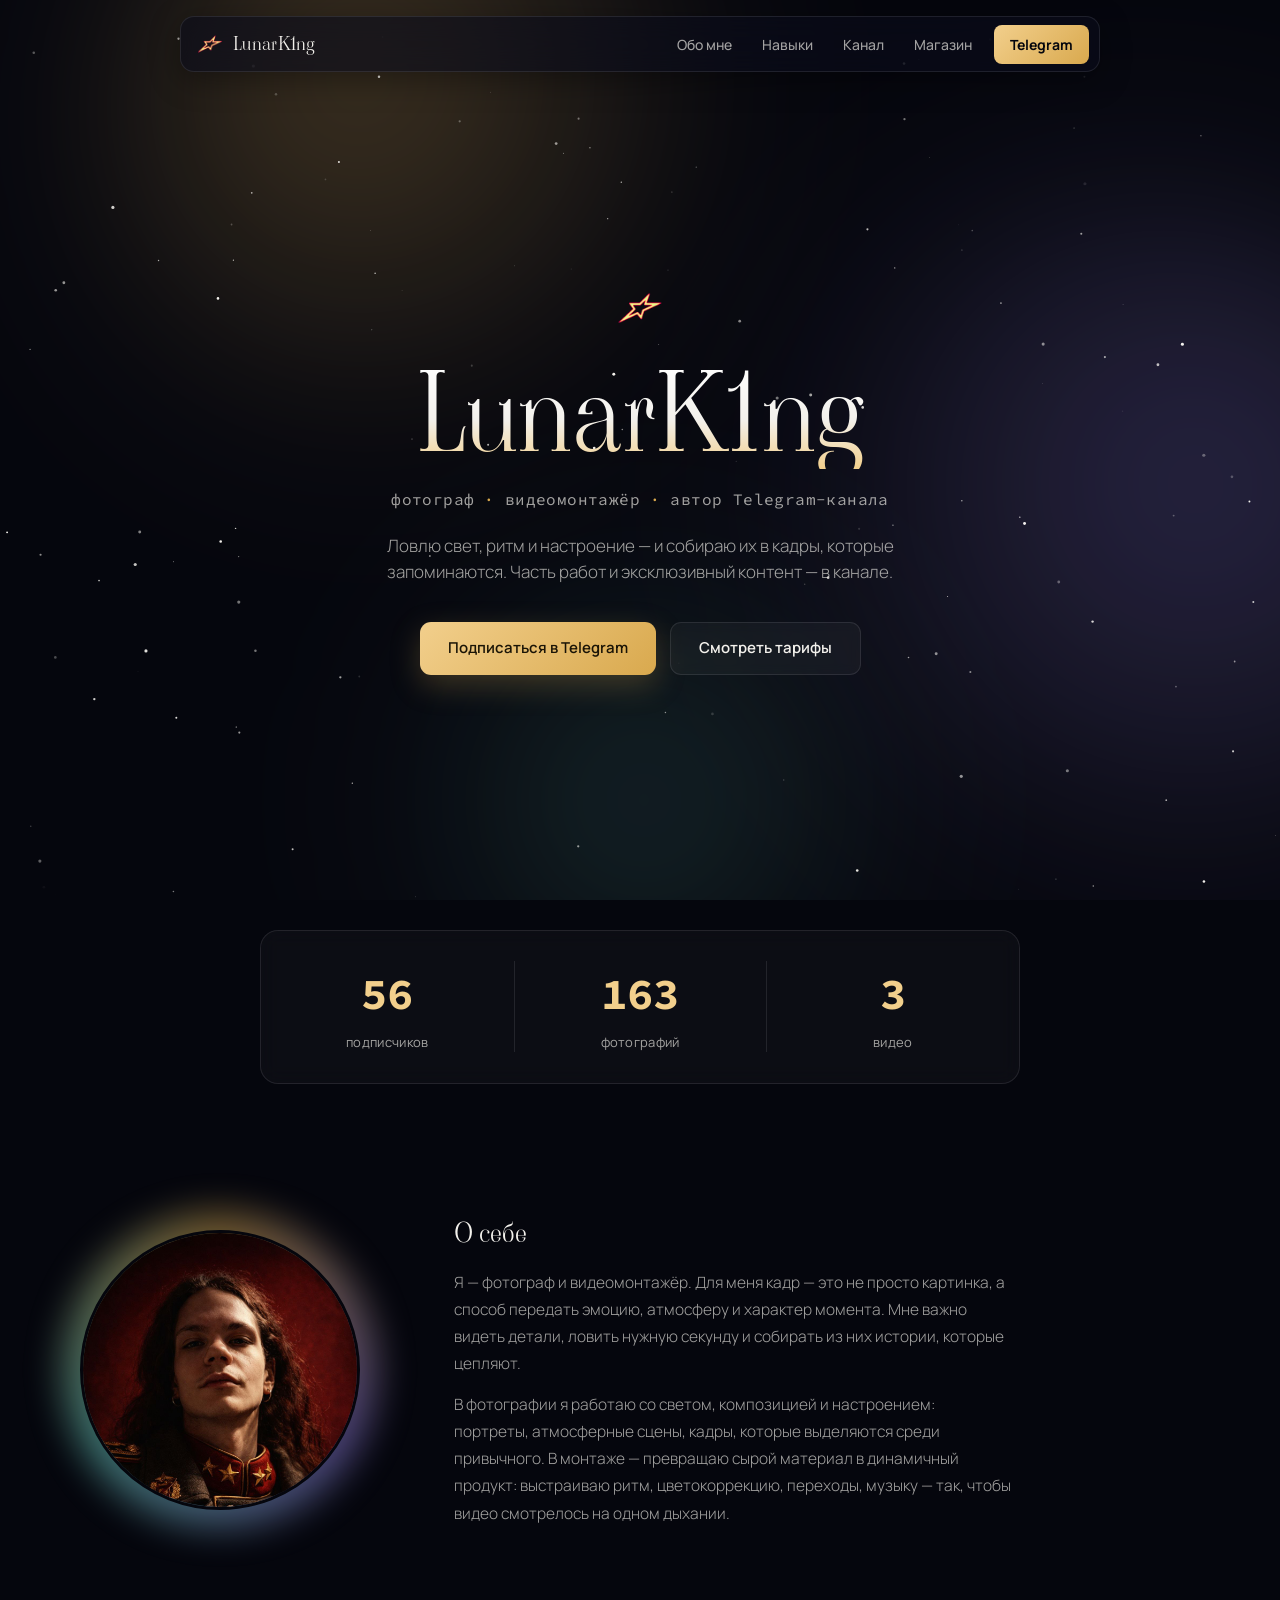
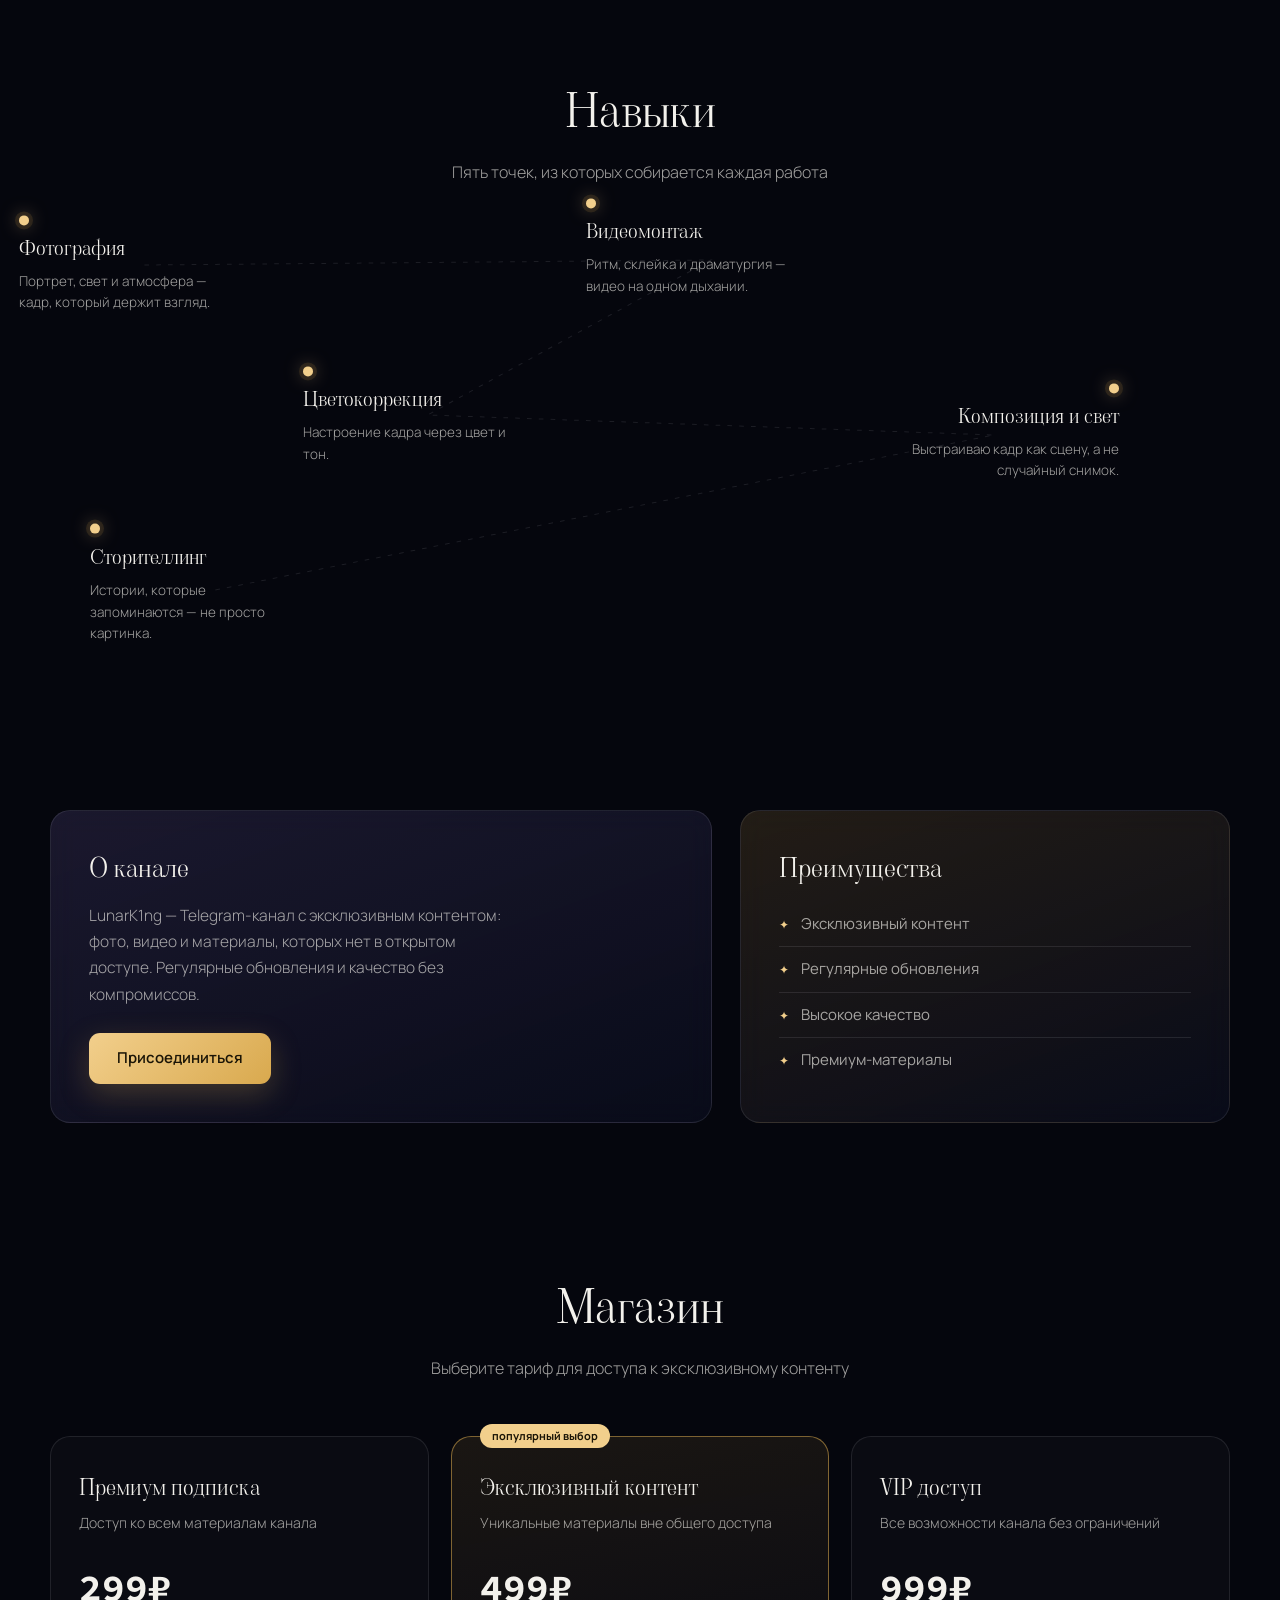
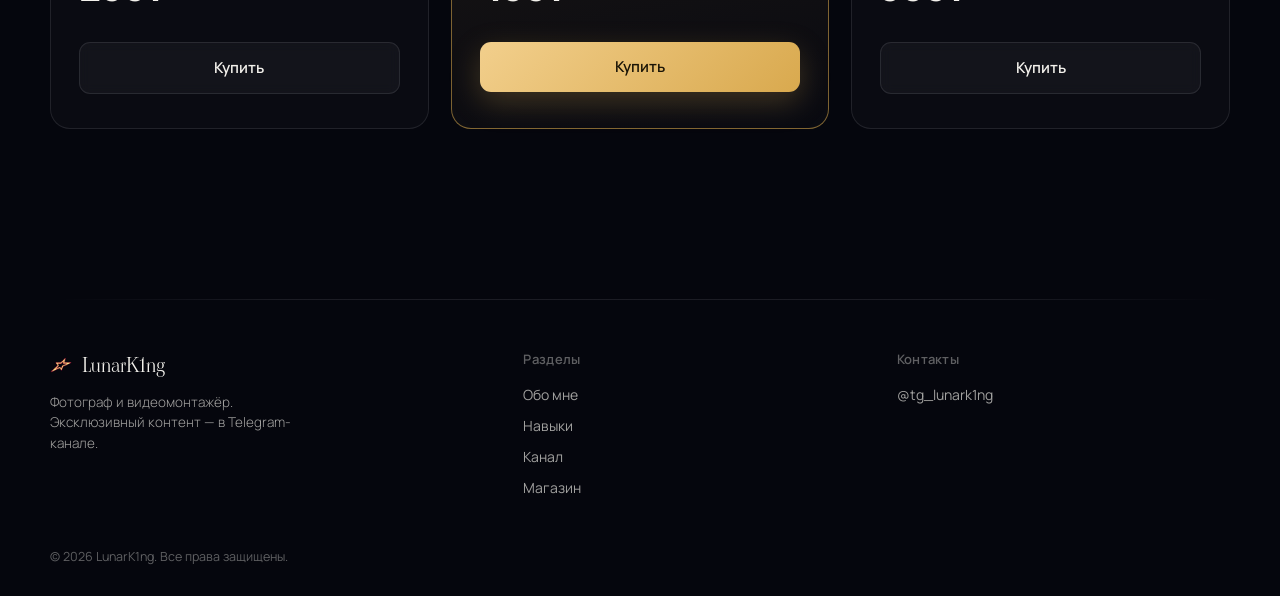
<file: index.html>
<!DOCTYPE html>
<html lang="ru">
<head>
    <meta charset="UTF-8">
    <meta name="viewport" content="width=device-width, initial-scale=1.0, maximum-scale=5.0, user-scalable=yes">
    <title>LunarK1ng — фотограф, видеомонтажёр и Telegram-канал</title>
    <meta name="description" content="LunarK1ng — фотограф и видеомонтажёр. Эксклюзивный контент и премиум-подписки в Telegram-канале.">
    <link rel="shortcut icon" href="./assects/logo.png" type="image/png">
    <link rel="stylesheet" href="./css/index.css">
    <script src="./js/index.js" defer></script>
</head>
<body>
    <div id="cosmos" aria-hidden="true">
        <canvas id="starfield"></canvas>
        <div class="nebula nebula--gold"></div>
        <div class="nebula nebula--violet"></div>
        <div class="nebula nebula--cyan"></div>
    </div>

    <nav>
        <div class="nav">
            <a href="index.html" class="logo-link">
                <img src="./assects/logo.png" alt="LunarK1ng">
                <span>LunarK1ng</span>
            </a>
            <div class="nav-links">
                <div class="btn-menu"><a href="#about">Обо мне</a></div>
                <div class="btn-menu"><a href="#skills">Навыки</a></div>
                <div class="btn-menu"><a href="#channel">Канал</a></div>
                <div class="btn-menu"><a href="#shop">Магазин</a></div>
                <div class="btn-menu"><a href="https://t.me/tg_lunark1ng" target="_blank" rel="noopener" class="telegram-link">Telegram</a></div>
            </div>
        </div>
    </nav>

    <main id="main">
        <section class="hero" id="hero">
            <div class="shooting-star" aria-hidden="true"></div>
            <img src="./assects/logo.png" alt="" class="hero-mark" aria-hidden="true">
            <h1>LunarK1ng</h1>
            <p class="hero-role">фотограф<span class="sep">·</span>видеомонтажёр<span class="sep">·</span>автор Telegram-канала</p>
            <p class="hero-desc">Ловлю свет, ритм и настроение — и собираю их в кадры, которые запоминаются. Часть работ и эксклюзивный контент — в канале.</p>
            <div class="hero-cta">
                <a href="https://t.me/tg_lunark1ng" target="_blank" rel="noopener" class="btn btn-primary">Подписаться в Telegram</a>
                <a href="#shop" class="btn btn-ghost">Смотреть тарифы</a>
            </div>
        </section>

        <section class="stats">
            <div class="stats-panel">
                <div class="stat">
                    <p class="stat-number" data-target="56">0</p>
                    <p class="stat-label">подписчиков</p>
                </div>
                <div class="stat">
                    <p class="stat-number" data-target="163">0</p>
                    <p class="stat-label">фотографий</p>
                </div>
                <div class="stat">
                    <p class="stat-number" data-target="3">0</p>
                    <p class="stat-label">видео</p>
                </div>
            </div>
        </section>

        <section class="section" id="about">
            <div class="about-grid">
                <div class="about-portrait">
                    <img src="./assects/photo.jpg" alt="LunarK1ng">
                </div>
                <div class="about-text">
                    <h3>О себе</h3>
                    <p>Я — фотограф и видеомонтажёр. Для меня кадр — это не просто картинка, а способ передать эмоцию, атмосферу и характер момента. Мне важно видеть детали, ловить нужную секунду и собирать из них истории, которые цепляют.</p>
                    <p>В фотографии я работаю со светом, композицией и настроением: портреты, атмосферные сцены, кадры, которые выделяются среди привычного. В монтаже — превращаю сырой материал в динамичный продукт: выстраиваю ритм, цветокоррекцию, переходы, музыку — так, чтобы видео смотрелось на одном дыхании.</p>
                </div>
            </div>
        </section>

        <section class="section" id="skills">
            <div class="section-head">
                <h2>Навыки</h2>
                <p>Пять точек, из которых собирается каждая работа</p>
            </div>
            <div class="constellation">
                <svg viewBox="0 0 1000 420" preserveAspectRatio="none" aria-hidden="true">
                    <path d="M 80 25 L 560 20 L 320 175 L 800 195 L 140 350"></path>
                </svg>
                <div class="skill skill--1">
                    <span class="skill-star" aria-hidden="true"></span>
                    <h3>Фотография</h3>
                    <p>Портрет, свет и атмосфера — кадр, который держит взгляд.</p>
                </div>
                <div class="skill skill--2">
                    <span class="skill-star" aria-hidden="true"></span>
                    <h3>Видеомонтаж</h3>
                    <p>Ритм, склейка и драматургия — видео на одном дыхании.</p>
                </div>
                <div class="skill skill--3">
                    <span class="skill-star" aria-hidden="true"></span>
                    <h3>Цветокоррекция</h3>
                    <p>Настроение кадра через цвет и тон.</p>
                </div>
                <div class="skill skill--4">
                    <span class="skill-star" aria-hidden="true"></span>
                    <h3>Композиция и свет</h3>
                    <p>Выстраиваю кадр как сцену, а не случайный снимок.</p>
                </div>
                <div class="skill skill--5">
                    <span class="skill-star" aria-hidden="true"></span>
                    <h3>Сторителлинг</h3>
                    <p>Истории, которые запоминаются — не просто картинка.</p>
                </div>
            </div>
        </section>

        <section class="section" id="channel">
            <div class="channel-grid">
                <div class="panel panel-channel">
                    <h3>О канале</h3>
                    <p>LunarK1ng — Telegram-канал с эксклюзивным контентом: фото, видео и материалы, которых нет в открытом доступе. Регулярные обновления и качество без компромиссов.</p>
                    <a href="https://t.me/tg_lunark1ng" target="_blank" rel="noopener" class="btn btn-primary">Присоединиться</a>
                </div>
                <div class="panel panel-perks">
                    <h3>Преимущества</h3>
                    <ul class="perks">
                        <li>Эксклюзивный контент</li>
                        <li>Регулярные обновления</li>
                        <li>Высокое качество</li>
                        <li>Премиум-материалы</li>
                    </ul>
                </div>
            </div>
        </section>

        <section class="section" id="shop">
            <div class="section-head">
                <h2>Магазин</h2>
                <p>Выберите тариф для доступа к эксклюзивному контенту</p>
            </div>
            <div class="shop-grid">
                <div class="plan">
                    <p class="plan-name">Премиум подписка</p>
                    <p class="plan-desc">Доступ ко всем материалам канала</p>
                    <p class="plan-price">299₽</p>
                    <a href="payment.html?product=Премиум подписка&price=299₽" class="btn btn-ghost">Купить</a>
                </div>
                <div class="plan plan--popular">
                    <p class="plan-name">Эксклюзивный контент</p>
                    <p class="plan-desc">Уникальные материалы вне общего доступа</p>
                    <p class="plan-price">499₽</p>
                    <a href="payment.html?product=Эксклюзивный контент&price=499₽" class="btn btn-primary">Купить</a>
                </div>
                <div class="plan">
                    <p class="plan-name">VIP доступ</p>
                    <p class="plan-desc">Все возможности канала без ограничений</p>
                    <p class="plan-price">999₽</p>
                    <a href="payment.html?product=VIP доступ&price=999₽" class="btn btn-ghost">Купить</a>
                </div>
            </div>
        </section>
    </main>

    <footer>
        <div class="footer-divider"></div>
        <div class="footer-grid">
            <div>
                <div class="footer-brand">
                    <img src="./assects/logo.png" alt="LunarK1ng">
                    <span>LunarK1ng</span>
                </div>
                <p class="footer-tag">Фотограф и видеомонтажёр. Эксклюзивный контент — в Telegram-канале.</p>
            </div>
            <div class="footer-col">
                <h4>Разделы</h4>
                <a href="#about">Обо мне</a>
                <a href="#skills">Навыки</a>
                <a href="#channel">Канал</a>
                <a href="#shop">Магазин</a>
            </div>
            <div class="footer-col">
                <h4>Контакты</h4>
                <a href="https://t.me/tg_lunark1ng" target="_blank" rel="noopener">@tg_lunark1ng</a>
            </div>
        </div>
        <p class="footer-bottom">© 2026 LunarK1ng. Все права защищены.</p>
    </footer>
</body>
</html>
</file>
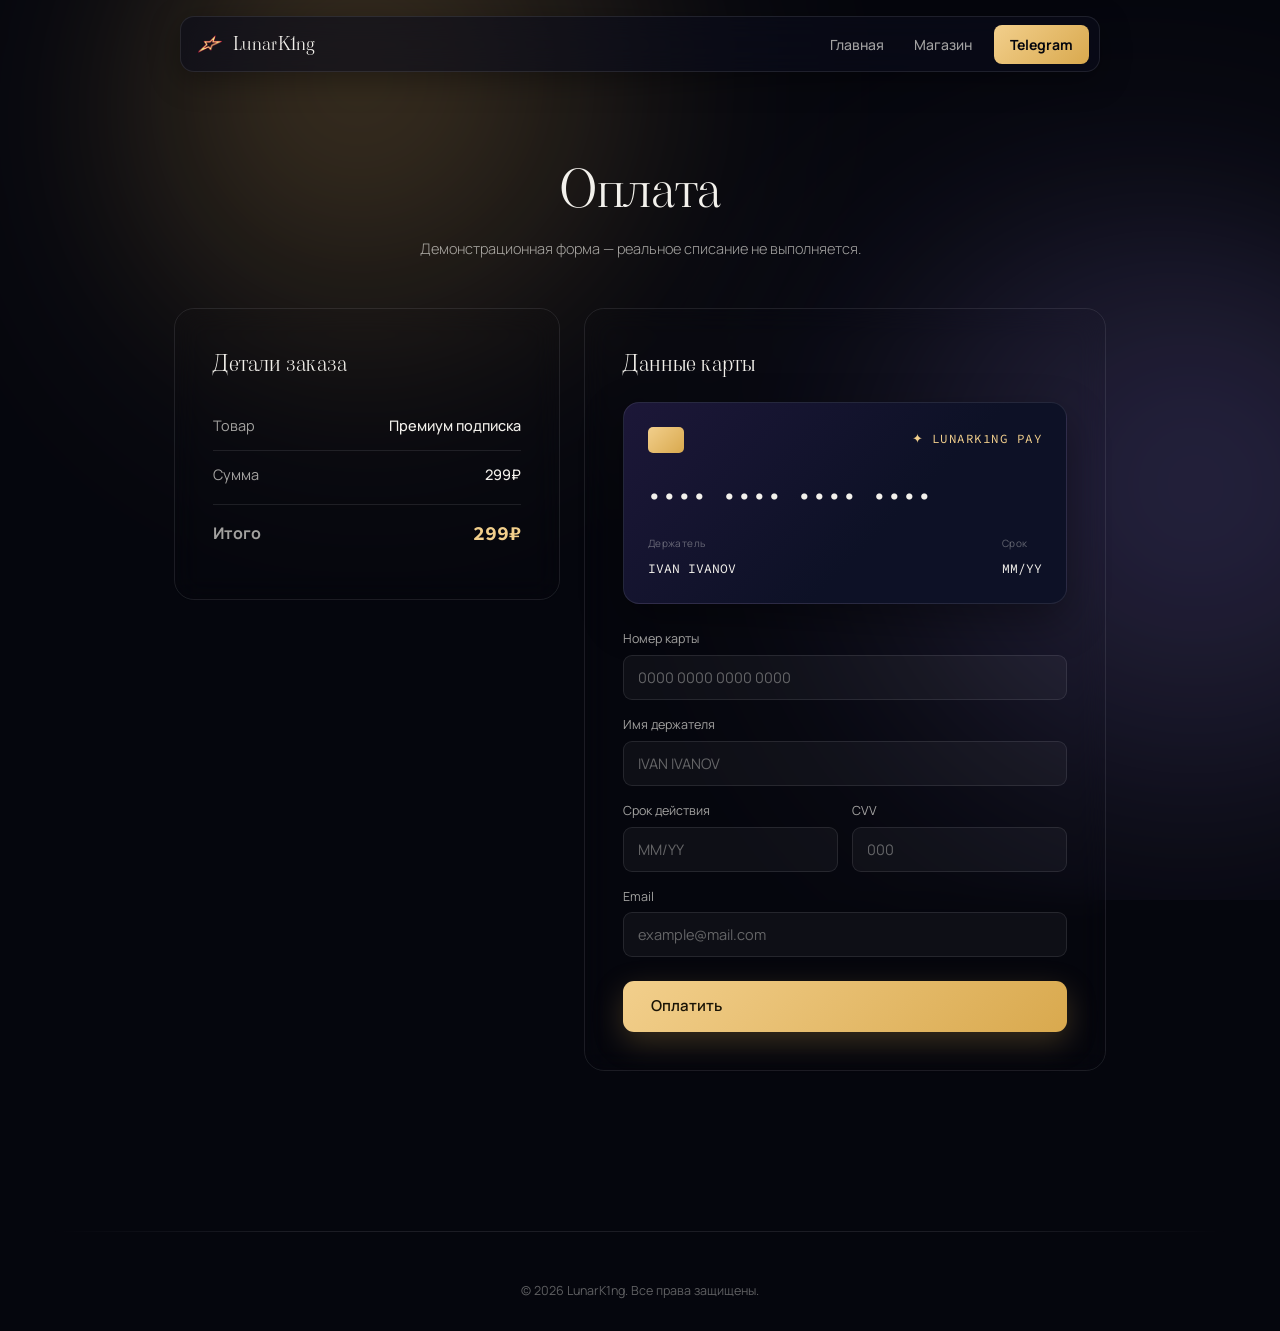
<file: payment.html>
<!DOCTYPE html>
<html lang="ru">
<head>
    <meta charset="UTF-8">
    <meta name="viewport" content="width=device-width, initial-scale=1.0">
    <title>Оплата — LunarK1ng</title>
    <link rel="shortcut icon" href="./assects/logo.png" type="image/png">
    <link rel="stylesheet" href="./css/index.css">
    <link rel="stylesheet" href="./css/payment.css">
    <script src="./js/payment.js" defer></script>
</head>
<body>
    <div id="cosmos" aria-hidden="true">
        <canvas id="starfield"></canvas>
        <div class="nebula nebula--gold"></div>
        <div class="nebula nebula--violet"></div>
    </div>

    <nav>
        <div class="nav">
            <a href="index.html" class="logo-link">
                <img src="./assects/logo.png" alt="LunarK1ng">
                <span>LunarK1ng</span>
            </a>
            <div class="nav-links">
                <div class="btn-menu"><a href="index.html">Главная</a></div>
                <div class="btn-menu"><a href="index.html#shop">Магазин</a></div>
                <div class="btn-menu"><a href="https://t.me/tg_lunark1ng" target="_blank" rel="noopener" class="telegram-link">Telegram</a></div>
            </div>
        </div>
    </nav>

    <main>
        <section class="pay-section">
            <div class="pay-head">
                <h1>Оплата</h1>
                <p>Демонстрационная форма — реальное списание не выполняется.</p>
            </div>

            <div class="pay-grid">
                <div class="panel order-summary">
                    <h3>Детали заказа</h3>
                    <div class="summary-row">
                        <span>Товар</span>
                        <span id="product-name">Премиум подписка</span>
                    </div>
                    <div class="summary-row">
                        <span>Сумма</span>
                        <span id="product-price">299₽</span>
                    </div>
                    <div class="summary-row summary-total">
                        <span>Итого</span>
                        <span id="total-price">299₽</span>
                    </div>
                </div>

                <div class="panel pay-form-panel">
                    <form class="pay-form" id="payment-form" novalidate>
                        <h3>Данные карты</h3>

                        <div class="bank-card">
                            <div class="bank-card-top">
                                <span class="bank-card-chip" aria-hidden="true"></span>
                                <span class="bank-card-brand">✦ LUNARK1NG PAY</span>
                            </div>
                            <div class="bank-card-number" id="card-number-display">•••• •••• •••• ••••</div>
                            <div class="bank-card-bottom">
                                <div>
                                    <span class="bank-card-label">Держатель</span>
                                    <span class="bank-card-value" id="card-holder-display">IVAN IVANOV</span>
                                </div>
                                <div>
                                    <span class="bank-card-label">Срок</span>
                                    <span class="bank-card-value" id="card-expiry-display">MM/YY</span>
                                </div>
                            </div>
                        </div>

                        <div class="field">
                            <label for="card-number">Номер карты</label>
                            <input type="text" inputmode="numeric" id="card-number" name="card-number" placeholder="0000 0000 0000 0000" maxlength="19" required>
                        </div>

                        <div class="field">
                            <label for="cardholder">Имя держателя</label>
                            <input type="text" id="cardholder" name="cardholder" placeholder="IVAN IVANOV" required>
                        </div>

                        <div class="field-row">
                            <div class="field">
                                <label for="expiry">Срок действия</label>
                                <input type="text" inputmode="numeric" id="expiry" name="expiry" placeholder="MM/YY" maxlength="5" required>
                            </div>
                            <div class="field">
                                <label for="cvv">CVV</label>
                                <input type="text" inputmode="numeric" id="cvv" name="cvv" placeholder="000" maxlength="3" required>
                            </div>
                        </div>

                        <div class="field">
                            <label for="email">Email</label>
                            <input type="email" id="email" name="email" placeholder="example@mail.com" required>
                        </div>

                        <button type="submit" class="btn btn-primary pay-submit">Оплатить</button>
                    </form>
                </div>
            </div>
        </section>
    </main>

    <footer>
        <div class="footer-divider"></div>
        <p class="footer-bottom" style="text-align:center;">© 2026 LunarK1ng. Все права защищены.</p>
    </footer>
</body>
</html>
</file>
<file: css/index.css>
@import url('https://fonts.googleapis.com/css2?family=Source+Code+Pro:ital,wght@0,400..700;1,400..700&family=Viaoda+Libre&family=Manrope:wght@300..800&display=swap');

/* ============ TOKENS ============ */
:root{
    --void:        #05060d;
    --deep:        #0a0d1c;
    --panel:       #0d1126;
    --panel-line:  rgba(232, 229, 245, 0.10);
    --ink:         #f3f1ec;
    --ink-dim:     rgba(243, 241, 236, 0.66);
    --ink-faint:   rgba(243, 241, 236, 0.38);
    --gold:        #d9a94e;
    --gold-soft:   #f2cf8c;
    --violet:      #8d7bdb;
    --violet-soft: #b9aef0;
    --cyan:        #6fd8c9;

    --font-display: "Viaoda Libre", serif;
    --font-body: "Manrope", -apple-system, sans-serif;
    --font-mono: "Source Code Pro", monospace;

    --wrap: 1180px;
}

*{ margin:0; padding:0; box-sizing:border-box; -webkit-tap-highlight-color: transparent; }

html{ scroll-behavior:smooth; }

@media (prefers-reduced-motion: reduce){
    html{ scroll-behavior:auto; }
    *, *::before, *::after{ animation-duration:0.001ms !important; animation-iteration-count:1 !important; transition-duration:0.001ms !important; scroll-behavior:auto !important; }
}

body{
    font-family: var(--font-body);
    background: var(--void);
    color: var(--ink);
    overflow-x:hidden;
    -webkit-font-smoothing:antialiased;
    -moz-osx-font-smoothing:grayscale;
    line-height:1.5;
}

a{ color:inherit; }
img{ max-width:100%; display:block; }
button{ font:inherit; }

::selection{ background: var(--gold); color:#1a1406; }

:focus-visible{
    outline: 2px solid var(--gold-soft);
    outline-offset: 3px;
    border-radius: 4px;
}

.wrap{ width:100%; max-width:var(--wrap); margin:0 auto; padding:0 24px; }

/* ============ COSMOS BACKDROP ============ */
/* Fixed layer behind everything: canvas starfield + nebula glows */
#cosmos{
    position:fixed; inset:0; z-index:0; pointer-events:none; overflow:hidden;
    background: var(--void);
}
#starfield{ position:absolute; inset:0; width:100%; height:100%; }

.nebula{
    position:absolute; border-radius:50%;
    filter: blur(90px);
    opacity:0.55;
    mix-blend-mode: screen;
}
.nebula--gold{
    width:640px; height:640px; top:-180px; left:8%;
    background: radial-gradient(circle at 40% 40%, rgba(217,169,78,0.55), transparent 70%);
}
.nebula--violet{
    width:760px; height:760px; top:20%; right:-220px;
    background: radial-gradient(circle at 60% 40%, rgba(141,123,219,0.5), transparent 70%);
}
.nebula--cyan{
    width:520px; height:520px; bottom:-160px; left:30%;
    background: radial-gradient(circle at 50% 50%, rgba(111,216,201,0.32), transparent 70%);
}

main, nav, footer{ position:relative; z-index:1; }

/* ============ NAV ============ */
nav{
    position:fixed; top:16px; left:50%; transform:translateX(-50%);
    z-index:1000; width:min(920px, calc(100% - 24px));
}
.nav{
    display:flex; align-items:center; gap:6px;
    height:56px; padding:0 10px 0 16px;
    background: rgba(10, 13, 28, 0.6);
    backdrop-filter: blur(16px);
    -webkit-backdrop-filter: blur(16px);
    border: 1px solid var(--panel-line);
    border-radius: 14px;
    box-shadow: 0 8px 30px rgba(0,0,0,0.35);
}
.logo-link{
    display:flex; align-items:center; gap:10px; text-decoration:none;
    margin-right:auto;
}
.logo-link img{ width:26px; height:26px; }
.logo-link span{
    font-family: var(--font-display);
    font-size:19px; color:var(--ink); letter-spacing:0.3px;
}
.nav-links{ display:flex; align-items:center; gap:2px; }
.btn-menu a{
    display:block; color: var(--ink-dim);
    text-decoration:none; font-size:14px; font-weight:500;
    padding:8px 14px; border-radius:8px;
    transition: color 180ms, background-color 180ms;
}
.btn-menu a:hover{ color:var(--ink); background: rgba(255,255,255,0.06); }
.btn-menu a:focus-visible{ color:var(--ink); }

.telegram-link{
    display:flex; align-items:center; gap:7px;
    color: #05060d !important;
    background: linear-gradient(135deg, var(--gold-soft), var(--gold));
    font-weight:700 !important; font-size:14px;
    padding:9px 16px !important; border-radius:9px;
    transition: transform 180ms, box-shadow 180ms;
    margin-left:6px;
}
.telegram-link:hover{ transform:translateY(-1px); box-shadow:0 6px 18px rgba(217,169,78,0.35); }

/* ============ HERO ============ */
.hero{
    min-height:100svh;
    display:flex; flex-direction:column; align-items:center; justify-content:center;
    text-align:center; padding: 140px 24px 80px;
    position:relative;
}
.hero-mark{
    width:46px; height:46px; margin-bottom:28px;
    animation: pulse-mark 4.5s ease-in-out infinite;
}
@keyframes pulse-mark{
    0%, 100%{ opacity:0.75; filter: drop-shadow(0 0 6px rgba(217,169,78,0.4)); }
    50%{ opacity:1; filter: drop-shadow(0 0 16px rgba(217,169,78,0.75)); }
}
.hero h1{
    font-family: var(--font-display);
    font-weight:400;
    font-size: clamp(48px, 9vw, 108px);
    line-height:1.02;
    letter-spacing: -0.5px;
    background: linear-gradient(180deg, #ffffff 0%, var(--ink) 55%, var(--gold-soft) 100%);
    -webkit-background-clip:text; background-clip:text; color:transparent;
}
.hero-role{
    margin-top:18px;
    font-family: var(--font-mono);
    font-size: clamp(13px, 2vw, 16px);
    color: var(--ink-dim);
    letter-spacing:0.4px;
}
.hero-role .sep{ color: var(--gold); margin:0 10px; }
.hero-desc{
    margin-top:22px;
    max-width:560px;
    font-size:17px;
    color: var(--ink-dim);
    font-weight:300;
}
.hero-cta{ display:flex; gap:14px; margin-top:38px; flex-wrap:wrap; justify-content:center; }
.btn{
    display:inline-flex; align-items:center; gap:8px;
    padding:14px 28px; border-radius:11px;
    font-size:15px; font-weight:600; text-decoration:none;
    transition: transform 200ms, box-shadow 200ms, background-color 200ms;
}
.btn-primary{
    background: linear-gradient(135deg, var(--gold-soft), var(--gold));
    color:#1a1406;
    box-shadow: 0 10px 30px rgba(217,169,78,0.25);
}
.btn-primary:hover{ transform:translateY(-2px); box-shadow:0 14px 36px rgba(217,169,78,0.4); }
.btn-ghost{
    background: rgba(255,255,255,0.04);
    border:1px solid var(--panel-line);
    color: var(--ink);
    backdrop-filter: blur(6px);
}
.btn-ghost:hover{ background: rgba(255,255,255,0.09); transform:translateY(-2px); }

/* shooting star — single orchestrated moment */
.shooting-star{
    position:absolute; top:18%; left:-10%;
    width:2px; height:2px; border-radius:50%;
    background:#fff;
    box-shadow: 0 0 0 1px rgba(255,255,255,0.1);
    opacity:0;
    animation: shoot 9s ease-in 2.4s infinite;
}
.shooting-star::before{
    content:''; position:absolute; top:0; right:0;
    width:130px; height:1px;
    background: linear-gradient(to left, rgba(255,255,255,0.9), transparent);
    transform-origin:right center;
}
@keyframes shoot{
    0%{ opacity:0; transform: translate(0,0); }
    2%{ opacity:1; }
    16%{ opacity:0; transform: translate(60vw, 30vh); }
    100%{ opacity:0; }
}
@media (prefers-reduced-motion: reduce){ .shooting-star{ display:none; } }

/* ============ STATS STRIP ============ */
.stats{
    padding: 30px 24px 90px;
}

#about, #skills, #channel, #shop{ scroll-margin-top: 96px; }
.stats-panel{
    max-width:760px; margin:0 auto;
    display:flex; align-items:center; justify-content:center;
    background: rgba(255,255,255,0.03);
    border:1px solid var(--panel-line);
    border-radius:18px;
    backdrop-filter: blur(10px);
    overflow:hidden;
}
.stat{
    flex:1; text-align:center; padding: 30px 18px;
    position:relative;
}
.stat + .stat::before{
    content:''; position:absolute; left:0; top:20%; bottom:20%; width:1px;
    background: var(--panel-line);
}
.stat-number{
    font-family: var(--font-mono);
    font-size: clamp(30px, 5vw, 44px);
    font-weight:700;
    color: var(--gold-soft);
}
.stat-label{
    margin-top:6px;
    font-size:13px; color: var(--ink-dim);
    letter-spacing:0.3px;
}

/* ============ SECTION HEADS ============ */
.section{ padding: 40px 24px 110px; position:relative; }
.section-head{ max-width:640px; margin:0 auto 56px; text-align:center; }
.section-head h2{
    font-family: var(--font-display);
    font-weight:400;
    font-size: clamp(32px, 4.5vw, 46px);
    color:var(--ink);
}
.section-head p{
    margin-top:14px; color: var(--ink-dim); font-size:16px; font-weight:300;
}

/* ============ ABOUT ============ */
.about-grid{
    max-width:var(--wrap); margin:0 auto;
    display:grid; grid-template-columns: 340px 1fr; gap:64px;
    align-items:center;
}
.about-portrait{
    position:relative; width:280px; aspect-ratio:1; margin:0 auto;
}
.about-portrait::before{
    content:''; position:absolute; inset:-18px; border-radius:50%;
    background: conic-gradient(from 0deg, var(--gold), var(--violet), var(--cyan), var(--gold));
    opacity:0.5; filter: blur(18px);
    animation: rotate-ring 14s linear infinite;
}
@keyframes rotate-ring{ to{ transform: rotate(360deg); } }
.about-portrait img{
    position:relative; width:100%; height:100%; border-radius:50%;
    object-fit:cover; border: 3px solid var(--void);
}
.about-text h3{
    font-family: var(--font-display); font-weight:400;
    font-size:26px; margin-bottom:16px; color:var(--ink);
}
.about-text p{
    max-width:62ch; font-size:15.5px; color:var(--ink-dim);
    margin-bottom:14px; font-weight:300; line-height:1.75;
}
.about-text p:last-child{ margin-bottom:0; }

/* ============ SKILLS — constellation ============ */
.constellation{
    position:relative; max-width:var(--wrap); margin:0 auto;
    min-height:420px;
}
.constellation svg{ position:absolute; inset:0; width:100%; height:100%; overflow:visible; }
.constellation svg path{
    fill:none; stroke: var(--panel-line); stroke-width:1;
    stroke-dasharray: 4 6;
}
.skill{
    position:absolute; width:250px;
    display:flex; flex-direction:column; align-items:flex-start; gap:8px;
    transform: translate(-50%, -50%);
}
.skill-star{
    width:10px; height:10px; border-radius:50%;
    background: var(--gold-soft);
    box-shadow: 0 0 0 4px rgba(217,169,78,0.12), 0 0 18px rgba(242,207,140,0.65);
}
.skill h3{
    font-family: var(--font-display); font-weight:400; font-size:20px; color:var(--ink);
}
.skill p{
    font-size:13.5px; color: var(--ink-dim); font-weight:300; line-height:1.6; max-width:26ch;
}
.skill--1{ top:6%;  left:8%; }
.skill--2{ top:2%;  left:56%; }
.skill--3{ top:42%; left:32%; }
.skill--4{ top:46%; left:80%; text-align:right; align-items:flex-end; }
.skill--5{ top:82%; left:14%; }

/* ============ CHANNEL ============ */
.channel-grid{
    max-width:var(--wrap); margin:0 auto;
    display:grid; grid-template-columns: 1.15fr 0.85fr; gap:28px;
}
.panel{
    border-radius:20px; padding:38px;
    border:1px solid var(--panel-line);
    backdrop-filter: blur(14px);
}
.panel-channel{
    background: linear-gradient(160deg, rgba(141,123,219,0.16), rgba(13,17,38,0.5));
}
.panel-perks{
    background: linear-gradient(160deg, rgba(217,169,78,0.14), rgba(13,17,38,0.5));
}
.panel h3{
    font-family: var(--font-display); font-weight:400; font-size:26px; margin-bottom:14px;
}
.panel-channel p{
    font-size:15.5px; color:var(--ink-dim); font-weight:300; max-width:46ch; margin-bottom:26px; line-height:1.7;
}
.perks{ list-style:none; }
.perks li{
    display:flex; align-items:baseline; gap:12px;
    padding:11px 0; font-size:15px; color:var(--ink-dim);
    border-top:1px solid var(--panel-line);
}
.perks li:first-child{ border-top:none; }
.perks li::before{ content:'✦'; color:var(--gold-soft); font-size:12px; }

/* ============ SHOP ============ */
.shop-grid{
    max-width:var(--wrap); margin:0 auto;
    display:grid; grid-template-columns: repeat(3, 1fr); gap:22px;
    align-items:stretch;
}
.plan{
    border-radius:20px; padding:34px 28px;
    border:1px solid var(--panel-line);
    background: rgba(255,255,255,0.025);
    display:flex; flex-direction:column;
    transition: transform 220ms, border-color 220ms;
}
.plan:hover{ transform:translateY(-6px); }
.plan-name{ font-family:var(--font-display); font-size:22px; font-weight:400; color:var(--ink); }
.plan-desc{ margin-top:8px; font-size:14px; color:var(--ink-dim); font-weight:300; }
.plan-price{
    margin-top:26px; font-family:var(--font-mono); font-size:38px; font-weight:700; color:var(--ink);
}
.plan-price span{ font-size:14px; color:var(--ink-faint); font-weight:400; }
.plan .btn{ margin-top:26px; justify-content:center; }
.plan--popular{
    border-color: rgba(217,169,78,0.55);
    background: linear-gradient(170deg, rgba(217,169,78,0.1), rgba(255,255,255,0.02));
    position:relative;
}
.plan--popular::before{
    content:'популярный выбор';
    position:absolute; top:-13px; left:28px;
    background: var(--gold-soft); color:#1a1406;
    font-size:11px; font-weight:700; padding:4px 12px; border-radius:20px;
    font-family: var(--font-body);
}

/* ============ FOOTER ============ */
footer{ padding: 60px 24px 30px; }
.footer-divider{
    max-width:var(--wrap); margin:0 auto 50px;
    height:1px;
    background: linear-gradient(to right, transparent, var(--panel-line) 20%, var(--panel-line) 80%, transparent);
}
.footer-grid{
    max-width:var(--wrap); margin:0 auto;
    display:grid; grid-template-columns: 1.3fr 1fr 1fr; gap:40px;
}
.footer-brand{ display:flex; align-items:center; gap:10px; font-family:var(--font-display); font-size:20px; }
.footer-brand img{ width:22px; height:22px; }
.footer-tag{ margin-top:12px; font-size:13.5px; color:var(--ink-dim); font-weight:300; max-width:32ch; }
.footer-col h4{ font-size:13px; color:var(--ink-faint); font-weight:600; margin-bottom:14px; letter-spacing:0.3px; }
.footer-col a{
    display:block; font-size:14px; color:var(--ink-dim); text-decoration:none;
    margin-bottom:10px; transition: color 180ms;
}
.footer-col a:hover{ color:var(--ink); }
.footer-bottom{
    max-width:var(--wrap); margin:40px auto 0;
    font-size:12.5px; color:var(--ink-faint);
}

/* ============ RESPONSIVE ============ */
@media (max-width: 900px){
    .about-grid{ grid-template-columns:1fr; gap:36px; text-align:center; }
    .about-text{ text-align:left; }
    .about-text p{ margin-left:auto; margin-right:auto; }
    .channel-grid{ grid-template-columns:1fr; }
    .shop-grid{ grid-template-columns:1fr; max-width:440px; }
    .footer-grid{ grid-template-columns:1fr 1fr; }
    .constellation{ min-height:0; }
    .constellation svg{ display:none; }
    .skill{
        position:static; transform:none; width:100%; margin-bottom:30px;
        text-align:left !important; align-items:flex-start !important;
    }
}

@media (max-width: 720px){
    nav{ top:10px; width:calc(100% - 16px); }
    .nav{ height:auto; padding:8px; flex-wrap:wrap; }
    .logo-link{ width:100%; justify-content:center; margin:0 0 6px; }
    .nav-links{ width:100%; justify-content:center; flex-wrap:wrap; }
    .btn-menu a{ font-size:12.5px; padding:6px 10px; }
    .telegram-link{ margin-left:0; }

    .hero{ padding-top:150px; }
    .stats-panel{ flex-direction:column; }
    .stat + .stat::before{ left:20%; right:20%; top:0; bottom:auto; width:auto; height:1px; }
    .footer-grid{ grid-template-columns:1fr; text-align:center; }
    .footer-brand{ justify-content:center; }
    .footer-tag{ margin-left:auto; margin-right:auto; }
    .footer-col a{ margin-bottom:8px; }
}

@media print{
    #cosmos, nav, .shooting-star{ display:none; }
    body{ background:#fff; color:#000; }
}
</file>
<file: css/payment.css>
.pay-section{ padding: 150px 24px 100px; max-width: 980px; margin: 0 auto; }
.pay-head{ text-align:center; margin-bottom:48px; }
.pay-head h1{
    font-family: var(--font-display); font-weight:400;
    font-size: clamp(36px, 6vw, 52px); color: var(--ink);
}
.pay-head p{ margin-top:10px; color: var(--ink-dim); font-size:14.5px; font-weight:300; }

.pay-grid{
    display:grid; grid-template-columns: 0.85fr 1.15fr; gap:24px; align-items:start;
}

.order-summary h3, .pay-form-panel h3{
    font-family: var(--font-display); font-weight:400; font-size:22px; margin-bottom:22px;
}
.summary-row{
    display:flex; justify-content:space-between; align-items:center;
    padding: 13px 0; font-size:14.5px; color: var(--ink-dim);
    border-top: 1px solid var(--panel-line);
}
.summary-row:first-of-type{ border-top:none; }
.summary-row span:last-child{ color: var(--ink); font-weight:500; }
.summary-total{
    margin-top:6px; border-top:1px solid var(--panel-line);
    font-size:16px;
}
.summary-total span{ font-weight:700 !important; }
.summary-total span:last-child{ color: var(--gold-soft); font-family: var(--font-mono); font-size:20px; }

.bank-card{
    border-radius:16px; padding:24px;
    background: linear-gradient(135deg, #1c1738, #0d1126 60%);
    border: 1px solid var(--panel-line);
    margin-bottom:26px;
    box-shadow: 0 16px 40px rgba(0,0,0,0.35);
}
.bank-card-top{ display:flex; align-items:center; justify-content:space-between; margin-bottom:26px; }
.bank-card-chip{
    width:36px; height:26px; border-radius:5px;
    background: linear-gradient(135deg, var(--gold-soft), var(--gold));
}
.bank-card-brand{ font-family: var(--font-mono); font-size:12.5px; color: var(--gold-soft); letter-spacing:0.5px; }
.bank-card-number{
    font-family: var(--font-mono); font-size: clamp(17px, 4vw, 21px);
    letter-spacing:2px; color: var(--ink); margin-bottom:26px;
}
.bank-card-bottom{ display:flex; justify-content:space-between; gap:14px; }
.bank-card-label{ display:block; font-size:10px; color: var(--ink-faint); letter-spacing:0.4px; margin-bottom:4px; }
.bank-card-value{ font-family: var(--font-mono); font-size:13px; color: var(--ink); }

.field{ margin-bottom:16px; }
.field label{ display:block; font-size:12.5px; color: var(--ink-dim); margin-bottom:6px; }
.field input{
    width:100%; padding:12px 14px; border-radius:9px;
    background: rgba(255,255,255,0.04); border:1px solid var(--panel-line);
    color: var(--ink); font-family: var(--font-body); font-size:14.5px;
    transition: border-color 180ms, background-color 180ms;
}
.field input::placeholder{ color: var(--ink-faint); }
.field input:focus{
    outline:none; border-color: var(--gold); background: rgba(255,255,255,0.06);
}
.field-row{ display:grid; grid-template-columns:1fr 1fr; gap:14px; }

.pay-submit{ width:100%; border:none; cursor:pointer; margin-top:8px; }

@media (max-width: 820px){
    .pay-grid{ grid-template-columns:1fr; }
}
</file>
